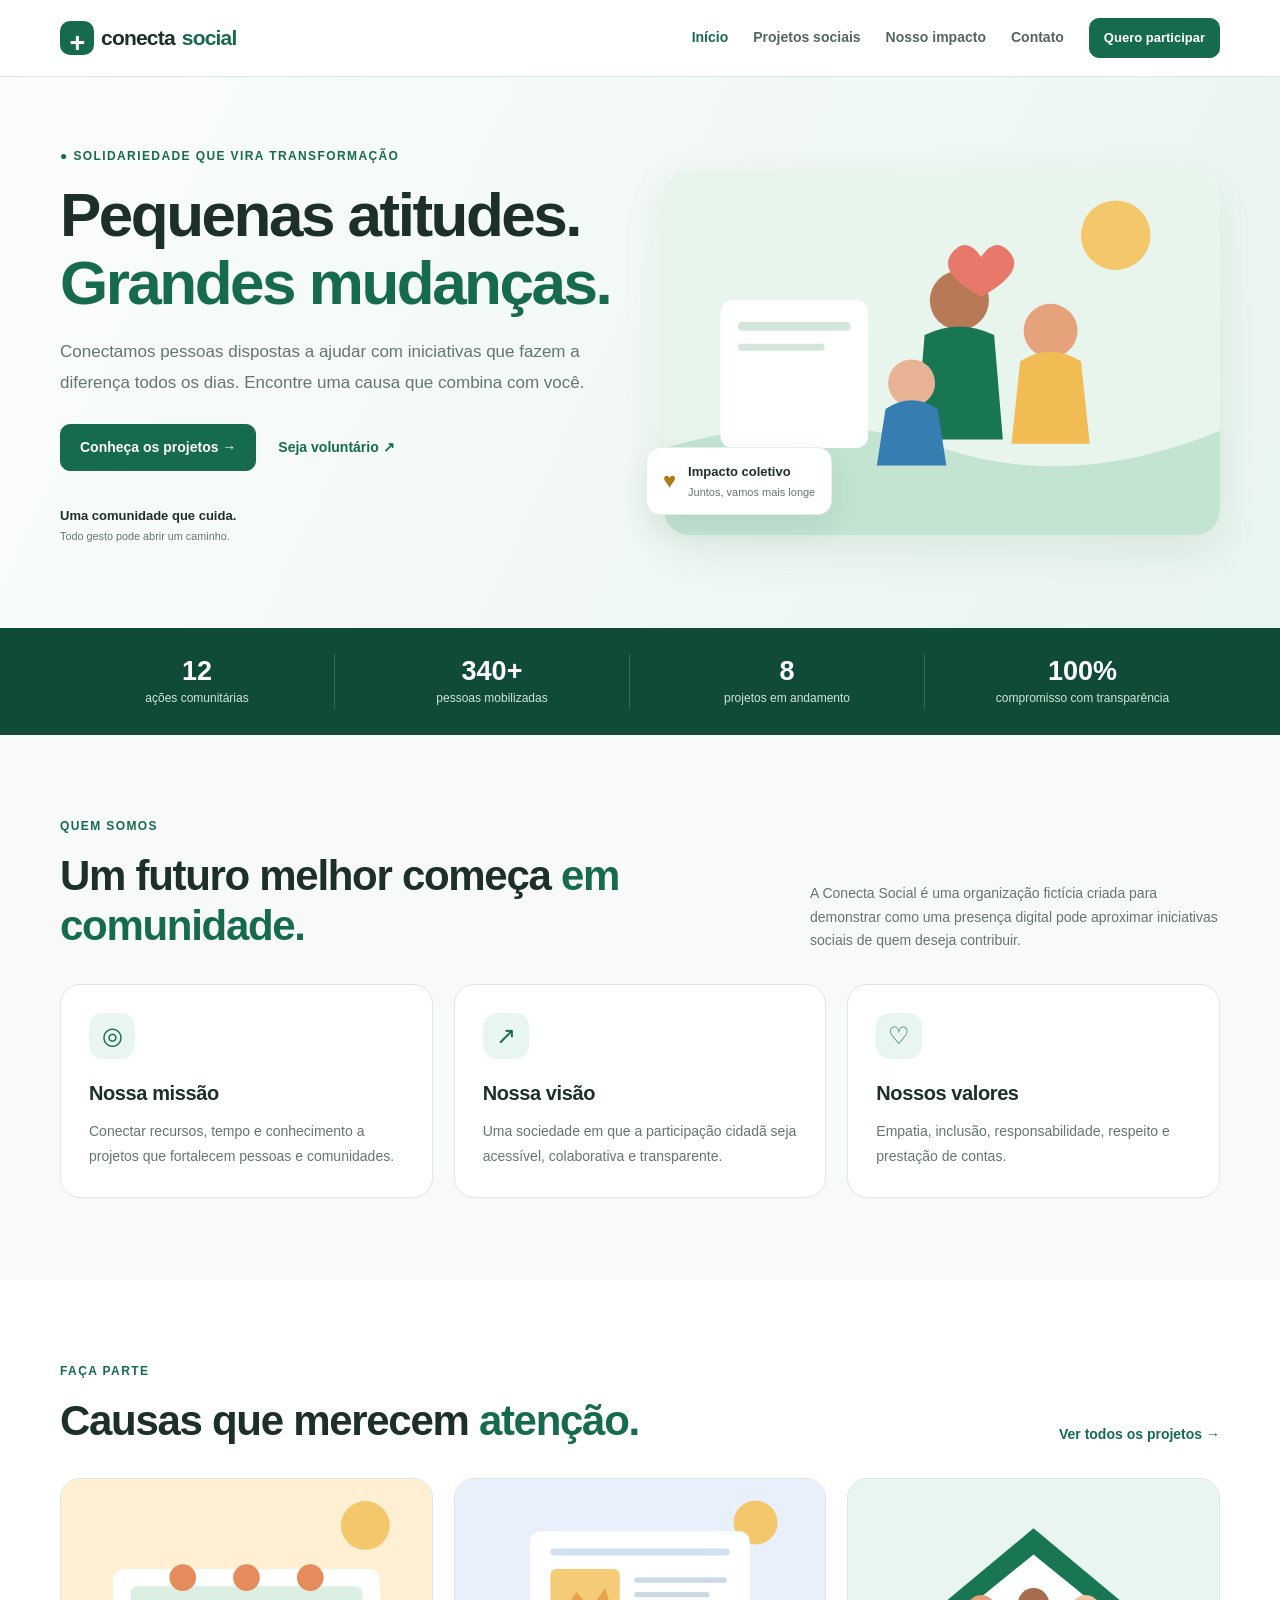
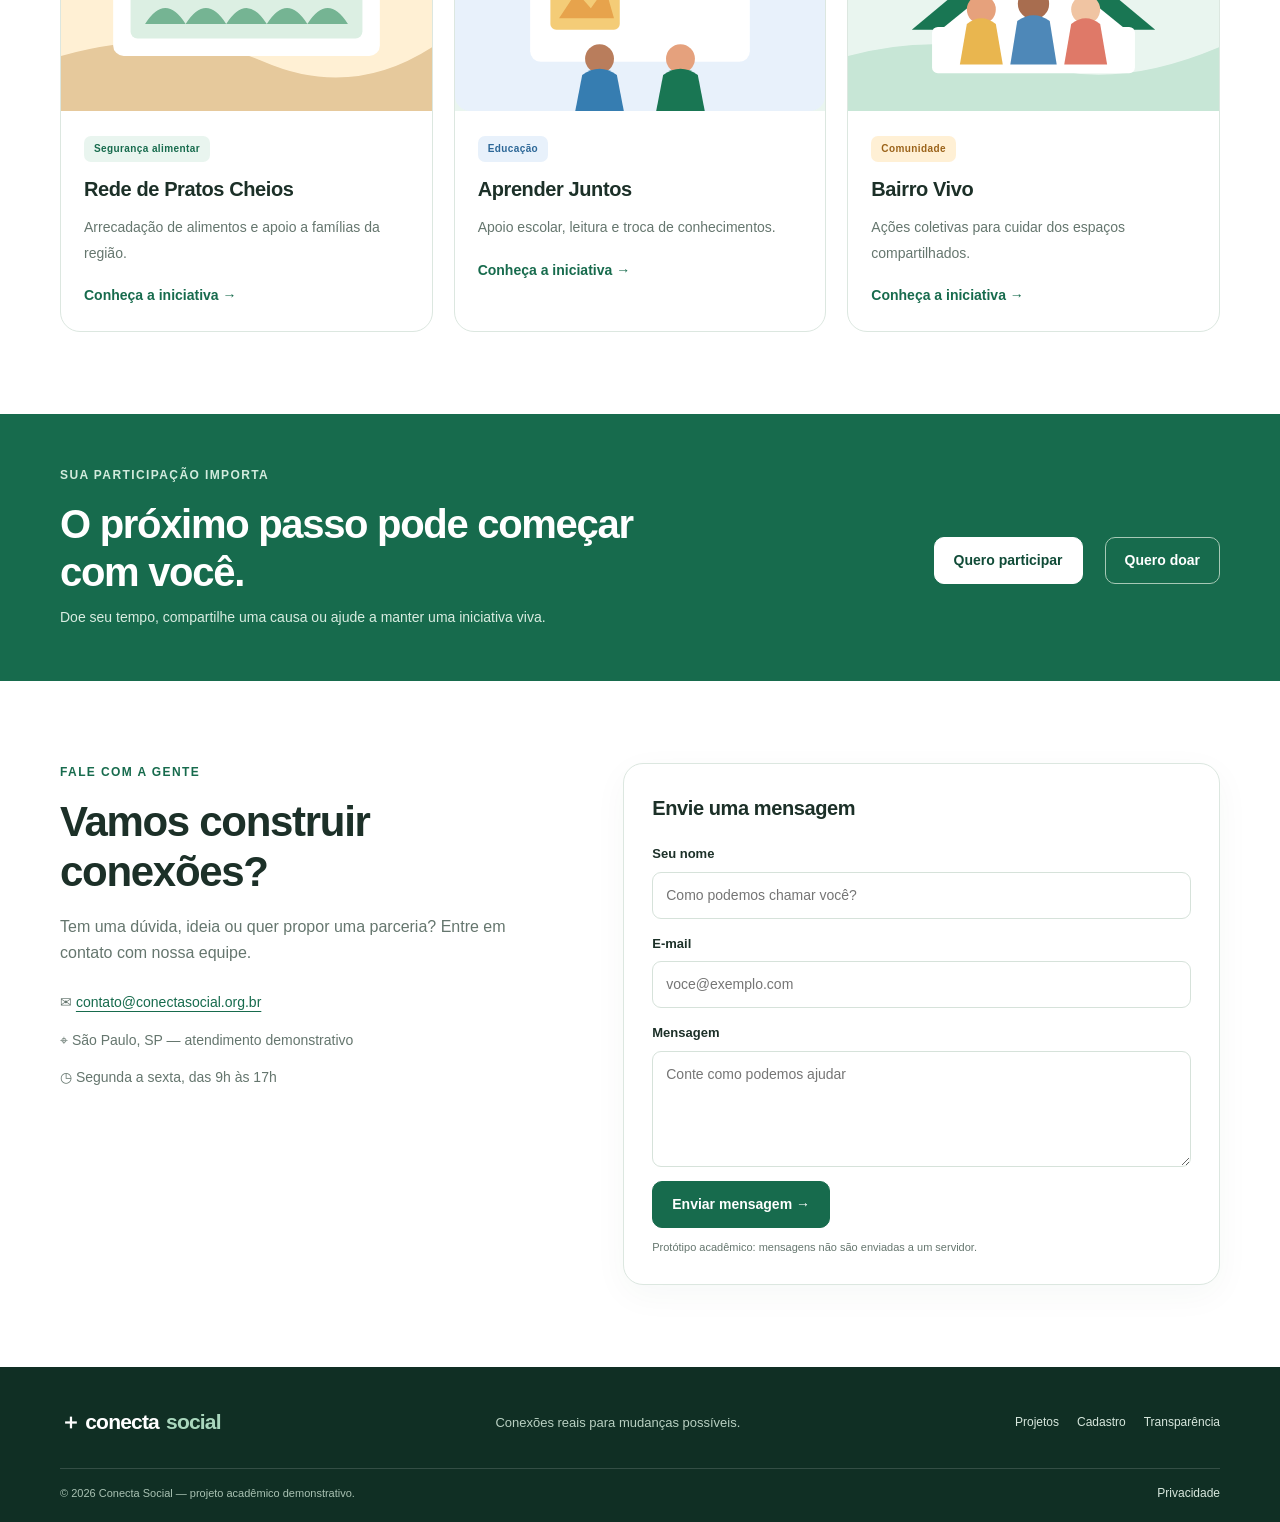
<file: conecta-social/index.html>
<!doctype html>
<html lang="pt-BR">
  <head>
    <meta charset="utf-8" />
    <meta name="viewport" content="width=device-width, initial-scale=1" />
    <meta
      name="description"
      content="Conecta Social aproxima pessoas, voluntários e doadores de projetos sociais."
    />
    <meta name="theme-color" content="#176b4d" />
    <meta property="og:title" content="Conecta Social" />
    <meta
      property="og:description"
      content="Conheça projetos, seja voluntário e ajude a transformar vidas."
    />
    <title>Conecta Social | Juntos fazemos a diferença</title>
    <link rel="icon" href="assets/img/community.svg" type="image/svg+xml" />
    <link rel="stylesheet" href="css/style.css" />
    <script src="js/main.js" defer></script>
  </head>
  <body>
    <a class="skip-link" href="#conteudo">Pular para o conteúdo</a>
    <header class="site-header">
      <div class="container nav-wrap">
        <a class="brand" href="index.html"
          ><span class="brand-mark" aria-hidden="true">+</span>conecta<span
            class="brand-accent"
            >social</span
          ></a
        ><button class="menu-toggle" aria-expanded="false" aria-controls="menu">
          Menu ☰
        </button>
        <nav id="menu" class="main-nav" aria-label="Navegação principal">
          <a class="active" href="index.html">Início</a
          ><a href="projetos.html">Projetos sociais</a
          ><a href="#impacto">Nosso impacto</a><a href="#contato">Contato</a
          ><a class="button button-small" href="cadastro.html"
            >Quero participar</a
          >
        </nav>
      </div>
    </header>
    <main id="conteudo">
      <section class="hero">
        <div class="container hero-grid">
          <div>
            <p class="eyebrow">● Solidariedade que vira transformação</p>
            <h1>Pequenas atitudes.<br /><span>Grandes mudanças.</span></h1>
            <p class="lead">
              Conectamos pessoas dispostas a ajudar com iniciativas que fazem a
              diferença todos os dias. Encontre uma causa que combina com você.
            </p>
            <div class="actions">
              <a class="button" href="projetos.html">Conheça os projetos →</a
              ><a class="text-link" href="cadastro.html">Seja voluntário ↗</a>
            </div>
            <p class="trust">
              <strong>Uma comunidade que cuida.</strong><br /><small
                >Todo gesto pode abrir um caminho.</small
              >
            </p>
          </div>
          <div class="hero-image">
            <img
              src="assets/img/hero.svg"
              alt="Ilustração de pessoas colaborando para apoiar uma comunidade"
              width="640"
              height="420"
              fetchpriority="high"
            />
            <div class="floating-note">
              ♥
              <span
                ><strong>Impacto coletivo</strong
                ><small>Juntos, vamos mais longe</small></span
              >
            </div>
          </div>
        </div>
      </section>
      <section class="stats" id="impacto">
        <div class="container stats-grid">
          <div><strong>12</strong><span>ações comunitárias</span></div>
          <div><strong>340+</strong><span>pessoas mobilizadas</span></div>
          <div><strong>8</strong><span>projetos em andamento</span></div>
          <div>
            <strong>100%</strong><span>compromisso com transparência</span>
          </div>
        </div>
      </section>
      <section class="section soft">
        <div class="container">
          <div class="section-heading">
            <div>
              <p class="eyebrow">Quem somos</p>
              <h2>Um futuro melhor começa <span>em comunidade.</span></h2>
            </div>
            <p>
              A Conecta Social é uma organização fictícia criada para demonstrar
              como uma presença digital pode aproximar iniciativas sociais de
              quem deseja contribuir.
            </p>
          </div>
          <div class="three-grid">
            <article class="value-card">
              <span class="icon">◎</span>
              <h3>Nossa missão</h3>
              <p>
                Conectar recursos, tempo e conhecimento a projetos que
                fortalecem pessoas e comunidades.
              </p>
            </article>
            <article class="value-card">
              <span class="icon">↗</span>
              <h3>Nossa visão</h3>
              <p>
                Uma sociedade em que a participação cidadã seja acessível,
                colaborativa e transparente.
              </p>
            </article>
            <article class="value-card">
              <span class="icon">♡</span>
              <h3>Nossos valores</h3>
              <p>
                Empatia, inclusão, responsabilidade, respeito e prestação de
                contas.
              </p>
            </article>
          </div>
        </div>
      </section>
      <section class="section">
        <div class="container">
          <div class="section-heading">
            <div>
              <p class="eyebrow">Faça parte</p>
              <h2>Causas que merecem <span>atenção.</span></h2>
            </div>
            <a class="text-link" href="projetos.html"
              >Ver todos os projetos →</a
            >
          </div>
          <div class="three-grid">
            <article class="project-card">
              <img
                src="assets/img/food.svg"
                alt="Ilustração de alimentos organizados para uma ação solidária"
                loading="lazy"
                width="640"
                height="400"
              />
              <div class="project-body">
                <span class="tag">Segurança alimentar</span>
                <h3>Rede de Pratos Cheios</h3>
                <p>Arrecadação de alimentos e apoio a famílias da região.</p>
                <a class="text-link" href="projetos.html#pratos-cheios"
                  >Conheça a iniciativa →</a
                >
              </div>
            </article>
            <article class="project-card">
              <img
                src="assets/img/learning.svg"
                alt="Ilustração de materiais educativos e estudantes"
                loading="lazy"
                width="640"
                height="400"
              />
              <div class="project-body">
                <span class="tag blue">Educação</span>
                <h3>Aprender Juntos</h3>
                <p>Apoio escolar, leitura e troca de conhecimentos.</p>
                <a class="text-link" href="projetos.html#aprender-juntos"
                  >Conheça a iniciativa →</a
                >
              </div>
            </article>
            <article class="project-card">
              <img
                src="assets/img/community.svg"
                alt="Ilustração de pessoas reunidas em espaço comunitário"
                loading="lazy"
                width="640"
                height="400"
              />
              <div class="project-body">
                <span class="tag orange">Comunidade</span>
                <h3>Bairro Vivo</h3>
                <p>Ações coletivas para cuidar dos espaços compartilhados.</p>
                <a class="text-link" href="projetos.html#bairro-vivo"
                  >Conheça a iniciativa →</a
                >
              </div>
            </article>
          </div>
        </div>
      </section>
      <section class="cta">
        <div class="container cta-inner">
          <div>
            <p class="eyebrow light">Sua participação importa</p>
            <h2>O próximo passo pode começar com você.</h2>
            <p>
              Doe seu tempo, compartilhe uma causa ou ajude a manter uma
              iniciativa viva.
            </p>
          </div>
          <div class="actions">
            <a class="button white" href="cadastro.html">Quero participar</a
            ><a class="button outline" href="projetos.html#doar">Quero doar</a>
          </div>
        </div>
      </section>
      <section class="section" id="contato">
        <div class="container contact-grid">
          <div>
            <p class="eyebrow">Fale com a gente</p>
            <h2>Vamos construir conexões?</h2>
            <p>
              Tem uma dúvida, ideia ou quer propor uma parceria? Entre em
              contato com nossa equipe.
            </p>
            <ul class="contact-list">
              <li>
                ✉
                <a href="mailto:contato@conectasocial.org.br"
                  >contato@conectasocial.org.br</a
                >
              </li>
              <li>⌖ São Paulo, SP — atendimento demonstrativo</li>
              <li>◷ Segunda a sexta, das 9h às 17h</li>
            </ul>
          </div>
          <form class="contact-form" id="contact-form">
            <h3>Envie uma mensagem</h3>
            <label for="contact-name">Seu nome</label
            ><input
              id="contact-name"
              name="nome"
              autocomplete="name"
              required
              minlength="3"
              placeholder="Como podemos chamar você?"
            /><label for="contact-email">E-mail</label
            ><input
              id="contact-email"
              name="email"
              type="email"
              autocomplete="email"
              required
              placeholder="voce@exemplo.com"
            /><label for="contact-message">Mensagem</label
            ><textarea
              id="contact-message"
              name="mensagem"
              required
              minlength="10"
              rows="4"
              placeholder="Conte como podemos ajudar"
            ></textarea
            ><button class="button" type="submit">Enviar mensagem →</button>
            <p
              id="contact-feedback"
              class="feedback"
              role="status"
              aria-live="polite"
            ></p>
            <small
              >Protótipo acadêmico: mensagens não são enviadas a um
              servidor.</small
            >
          </form>
        </div>
      </section>
    </main>
    <footer class="footer">
      <div class="container footer-top">
        <a class="brand footer-brand" href="index.html"
          >＋ conecta<span>social</span></a
        >
        <p>Conexões reais para mudanças possíveis.</p>
        <nav aria-label="Links do rodapé">
          <a href="projetos.html">Projetos</a
          ><a href="cadastro.html">Cadastro</a
          ><a href="docs/transparencia.html">Transparência</a>
        </nav>
      </div>
      <div class="container footer-bottom">
        <span
          >© <span id="year">2026</span> Conecta Social — projeto acadêmico
          demonstrativo.</span
        ><a href="docs/transparencia.html">Privacidade</a>
      </div>
    </footer>
  </body>
</html>
</file>
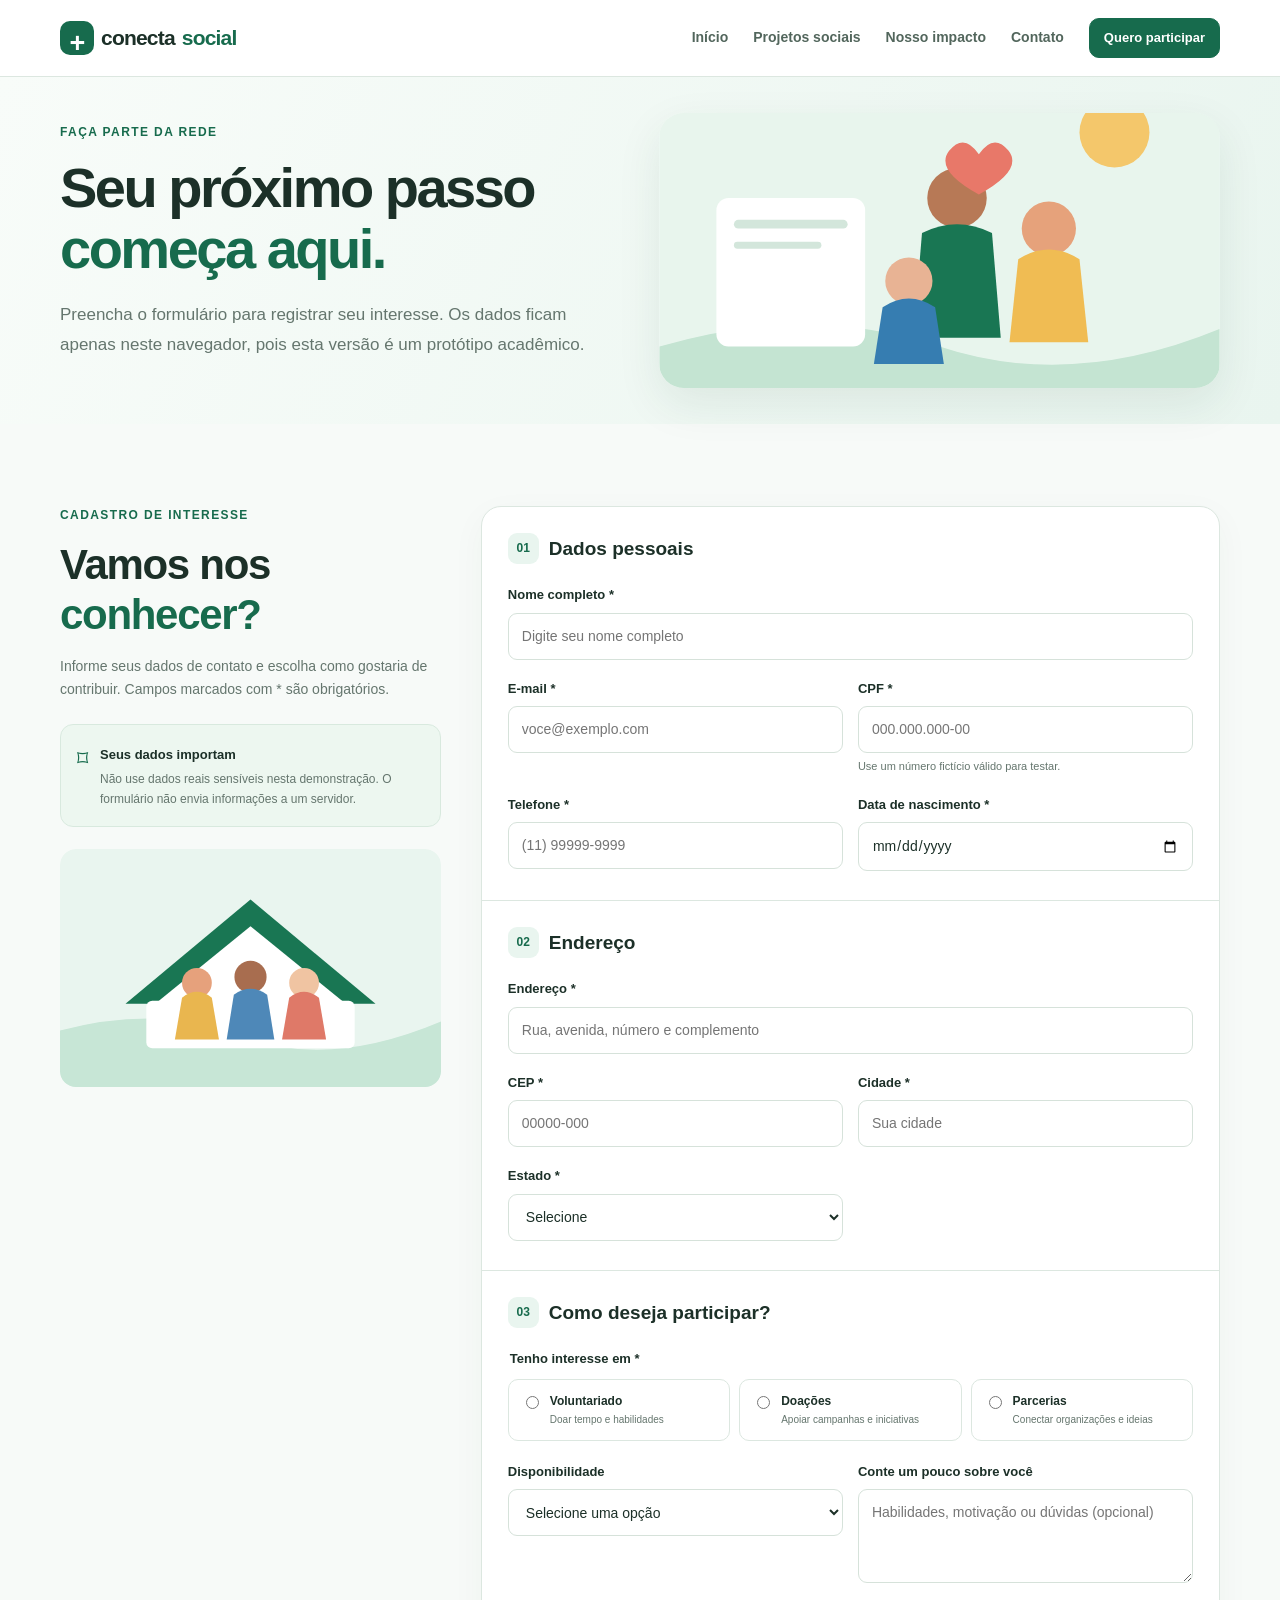
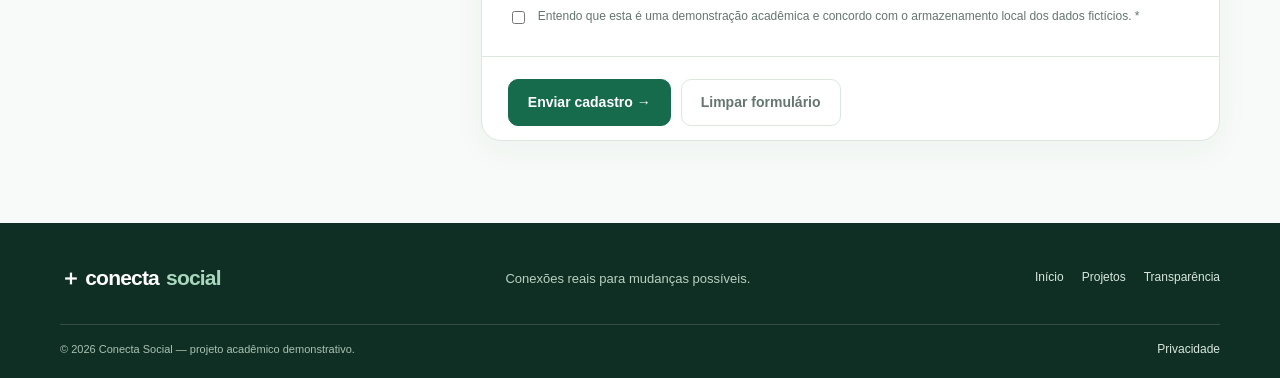
<file: conecta-social/cadastro.html>
<!doctype html>
<html lang="pt-BR">
  <head>
    <meta charset="utf-8" />
    <meta name="viewport" content="width=device-width, initial-scale=1" />
    <meta
      name="description"
      content="Cadastre seu interesse em voluntariado e faça parte das iniciativas da Conecta Social."
    />
    <meta name="theme-color" content="#176b4d" />
    <title>Cadastro | Conecta Social</title>
    <link rel="icon" href="assets/img/community.svg" type="image/svg+xml" />
    <link rel="stylesheet" href="css/style.css" />
    <script src="js/main.js" defer></script>
  </head>
  <body>
    <a class="skip-link" href="#conteudo">Pular para o conteúdo</a>
    <header class="site-header">
      <div class="container nav-wrap">
        <a class="brand" href="index.html"
          ><span class="brand-mark" aria-hidden="true">+</span>conecta<span
            class="brand-accent"
            >social</span
          ></a
        ><button class="menu-toggle" aria-expanded="false" aria-controls="menu">
          Menu ☰
        </button>
        <nav id="menu" class="main-nav" aria-label="Navegação principal">
          <a href="index.html">Início</a
          ><a href="projetos.html">Projetos sociais</a
          ><a href="index.html#impacto">Nosso impacto</a
          ><a href="index.html#contato">Contato</a
          ><a class="button button-small active" href="cadastro.html"
            >Quero participar</a
          >
        </nav>
      </div>
    </header>
    <main id="conteudo">
      <section class="page-hero compact">
        <div class="container hero-grid">
          <div>
            <p class="eyebrow">Faça parte da rede</p>
            <h1>Seu próximo passo <span>começa aqui.</span></h1>
            <p class="lead">
              Preencha o formulário para registrar seu interesse. Os dados ficam
              apenas neste navegador, pois esta versão é um protótipo acadêmico.
            </p>
          </div>
          <img
            src="assets/img/hero.svg"
            alt="Ilustração de pessoas colaborando em uma iniciativa social"
            width="640"
            height="420"
          />
        </div>
      </section>
      <section class="section soft">
        <div class="container form-layout">
          <aside class="form-intro">
            <p class="eyebrow">Cadastro de interesse</p>
            <h2>Vamos nos <span>conhecer?</span></h2>
            <p>
              Informe seus dados de contato e escolha como gostaria de
              contribuir. Campos marcados com * são obrigatórios.
            </p>
            <div class="privacy-note">
              <span aria-hidden="true">⌑</span>
              <div>
                <strong>Seus dados importam</strong>
                <p>
                  Não use dados reais sensíveis nesta demonstração. O formulário
                  não envia informações a um servidor.
                </p>
              </div>
            </div>
            <img
              class="side-image"
              src="assets/img/community.svg"
              alt="Pessoas reunidas em uma atividade comunitária"
              loading="lazy"
            />
          </aside>
          <form class="registration-form" id="registration-form" novalidate>
            <div class="form-section">
              <h3><span>01</span> Dados pessoais</h3>
              <div class="form-grid">
                <div class="field full">
                  <label for="nome">Nome completo *</label
                  ><input
                    id="nome"
                    name="nome"
                    type="text"
                    autocomplete="name"
                    required
                    minlength="3"
                    maxlength="100"
                    placeholder="Digite seu nome completo"
                  /><small class="field-error" id="nome-error"></small>
                </div>
                <div class="field">
                  <label for="email">E-mail *</label
                  ><input
                    id="email"
                    name="email"
                    type="email"
                    autocomplete="email"
                    required
                    maxlength="120"
                    placeholder="voce@exemplo.com"
                  /><small class="field-error" id="email-error"></small>
                </div>
                <div class="field">
                  <label for="cpf">CPF *</label
                  ><input
                    id="cpf"
                    name="cpf"
                    type="text"
                    inputmode="numeric"
                    autocomplete="off"
                    required
                    placeholder="000.000.000-00"
                    maxlength="14"
                    pattern="\d{3}\.\d{3}\.\d{3}-\d{2}"
                    title="Digite o CPF no formato 000.000.000-00"
                  /><small class="hint"
                    >Use um número fictício válido para testar.</small
                  ><small class="field-error" id="cpf-error"></small>
                </div>
                <div class="field">
                  <label for="telefone">Telefone *</label
                  ><input
                    id="telefone"
                    name="telefone"
                    type="tel"
                    autocomplete="tel"
                    inputmode="tel"
                    required
                    placeholder="(11) 99999-9999"
                    maxlength="15"
                    pattern="\(\d{2}\) \d{4,5}-\d{4}"
                    title="Digite um telefone com DDD"
                  /><small class="field-error" id="telefone-error"></small>
                </div>
                <div class="field">
                  <label for="nascimento">Data de nascimento *</label
                  ><input
                    id="nascimento"
                    name="nascimento"
                    type="date"
                    autocomplete="bday"
                    required
                  /><small class="field-error" id="nascimento-error"></small>
                </div>
              </div>
            </div>
            <div class="form-section">
              <h3><span>02</span> Endereço</h3>
              <div class="form-grid">
                <div class="field full">
                  <label for="endereco">Endereço *</label
                  ><input
                    id="endereco"
                    name="endereco"
                    type="text"
                    autocomplete="street-address"
                    required
                    minlength="4"
                    maxlength="150"
                    placeholder="Rua, avenida, número e complemento"
                  /><small class="field-error" id="endereco-error"></small>
                </div>
                <div class="field">
                  <label for="cep">CEP *</label
                  ><input
                    id="cep"
                    name="cep"
                    type="text"
                    inputmode="numeric"
                    autocomplete="postal-code"
                    required
                    maxlength="9"
                    placeholder="00000-000"
                    pattern="\d{5}-\d{3}"
                    title="Digite o CEP no formato 00000-000"
                  /><small class="field-error" id="cep-error"></small>
                </div>
                <div class="field">
                  <label for="cidade">Cidade *</label
                  ><input
                    id="cidade"
                    name="cidade"
                    type="text"
                    autocomplete="address-level2"
                    required
                    minlength="2"
                    maxlength="80"
                    placeholder="Sua cidade"
                  /><small class="field-error" id="cidade-error"></small>
                </div>
                <div class="field">
                  <label for="estado">Estado *</label
                  ><select
                    id="estado"
                    name="estado"
                    autocomplete="address-level1"
                    required
                  >
                    <option value="">Selecione</option>
                    <option value="AC">Acre</option>
                    <option value="AL">Alagoas</option>
                    <option value="AP">Amapá</option>
                    <option value="AM">Amazonas</option>
                    <option value="BA">Bahia</option>
                    <option value="CE">Ceará</option>
                    <option value="DF">Distrito Federal</option>
                    <option value="ES">Espírito Santo</option>
                    <option value="GO">Goiás</option>
                    <option value="MA">Maranhão</option>
                    <option value="MT">Mato Grosso</option>
                    <option value="MS">Mato Grosso do Sul</option>
                    <option value="MG">Minas Gerais</option>
                    <option value="PA">Pará</option>
                    <option value="PB">Paraíba</option>
                    <option value="PR">Paraná</option>
                    <option value="PE">Pernambuco</option>
                    <option value="PI">Piauí</option>
                    <option value="RJ">Rio de Janeiro</option>
                    <option value="RN">Rio Grande do Norte</option>
                    <option value="RS">Rio Grande do Sul</option>
                    <option value="RO">Rondônia</option>
                    <option value="RR">Roraima</option>
                    <option value="SC">Santa Catarina</option>
                    <option value="SP">São Paulo</option>
                    <option value="SE">Sergipe</option>
                    <option value="TO">Tocantins</option></select
                  ><small class="field-error" id="estado-error"></small>
                </div>
              </div>
            </div>
            <div class="form-section">
              <h3><span>03</span> Como deseja participar?</h3>
              <fieldset class="choice-fieldset">
                <legend>Tenho interesse em *</legend>
                <label class="radio-card"
                  ><input
                    type="radio"
                    name="interesse"
                    value="voluntariado"
                    required
                  /><span
                    ><strong>Voluntariado</strong
                    ><small>Doar tempo e habilidades</small></span
                  ></label
                ><label class="radio-card"
                  ><input
                    type="radio"
                    name="interesse"
                    value="doacao"
                    required
                  /><span
                    ><strong>Doações</strong
                    ><small>Apoiar campanhas e iniciativas</small></span
                  ></label
                ><label class="radio-card"
                  ><input
                    type="radio"
                    name="interesse"
                    value="parceria"
                    required
                  /><span
                    ><strong>Parcerias</strong
                    ><small>Conectar organizações e ideias</small></span
                  ></label
                >
              </fieldset>
              <div class="form-grid">
                <div class="field">
                  <label for="disponibilidade">Disponibilidade</label
                  ><select id="disponibilidade" name="disponibilidade">
                    <option value="">Selecione uma opção</option>
                    <option>Durante a semana</option>
                    <option>Finais de semana</option>
                    <option>Períodos flexíveis</option>
                    <option>Participação pontual</option>
                  </select>
                </div>
                <div class="field">
                  <label for="mensagem">Conte um pouco sobre você</label
                  ><textarea
                    id="mensagem"
                    name="mensagem"
                    rows="3"
                    maxlength="500"
                    placeholder="Habilidades, motivação ou dúvidas (opcional)"
                  ></textarea>
                </div>
              </div>
              <label class="consent"
                ><input
                  id="consentimento"
                  name="consentimento"
                  type="checkbox"
                  required
                /><span
                  >Entendo que esta é uma demonstração acadêmica e concordo com
                  o armazenamento local dos dados fictícios. *</span
                ></label
              ><small class="field-error" id="consentimento-error"></small>
            </div>
            <div class="form-actions">
              <button class="button" type="submit">Enviar cadastro →</button
              ><button class="button quiet" type="reset">
                Limpar formulário
              </button>
            </div>
            <p
              id="registration-feedback"
              class="feedback"
              role="status"
              aria-live="polite"
            ></p>
            <div class="success" id="registration-success" hidden tabindex="-1">
              <span>✓</span>
              <div>
                <h3>Cadastro demonstrativo concluído!</h3>
                <p>
                  Seu interesse foi salvo apenas neste navegador. Nenhum dado
                  foi enviado à organização.
                </p>
                <button class="text-button" id="show-records" type="button">
                  Ver registros locais
                </button>
              </div>
            </div>
            <section
              class="local-records"
              id="local-records"
              hidden
              aria-labelledby="records-title"
            >
              <div class="records-heading">
                <h3 id="records-title">Registros neste navegador</h3>
                <button type="button" id="clear-records" class="text-button">
                  Apagar registros
                </button>
              </div>
              <ul id="records-list"></ul>
              <p class="hint">
                Dados demonstrativos armazenados no LocalStorage. Não utilize
                informações pessoais reais.
              </p>
            </section>
          </form>
        </div>
      </section>
    </main>
    <footer class="footer">
      <div class="container footer-top">
        <a class="brand footer-brand" href="index.html"
          >＋ conecta<span>social</span></a
        >
        <p>Conexões reais para mudanças possíveis.</p>
        <nav aria-label="Links do rodapé">
          <a href="index.html">Início</a><a href="projetos.html">Projetos</a
          ><a href="docs/transparencia.html">Transparência</a>
        </nav>
      </div>
      <div class="container footer-bottom">
        <span
          >© <span id="year">2026</span> Conecta Social — projeto acadêmico
          demonstrativo.</span
        ><a href="docs/transparencia.html">Privacidade</a>
      </div>
    </footer>
  </body>
</html>
</file>
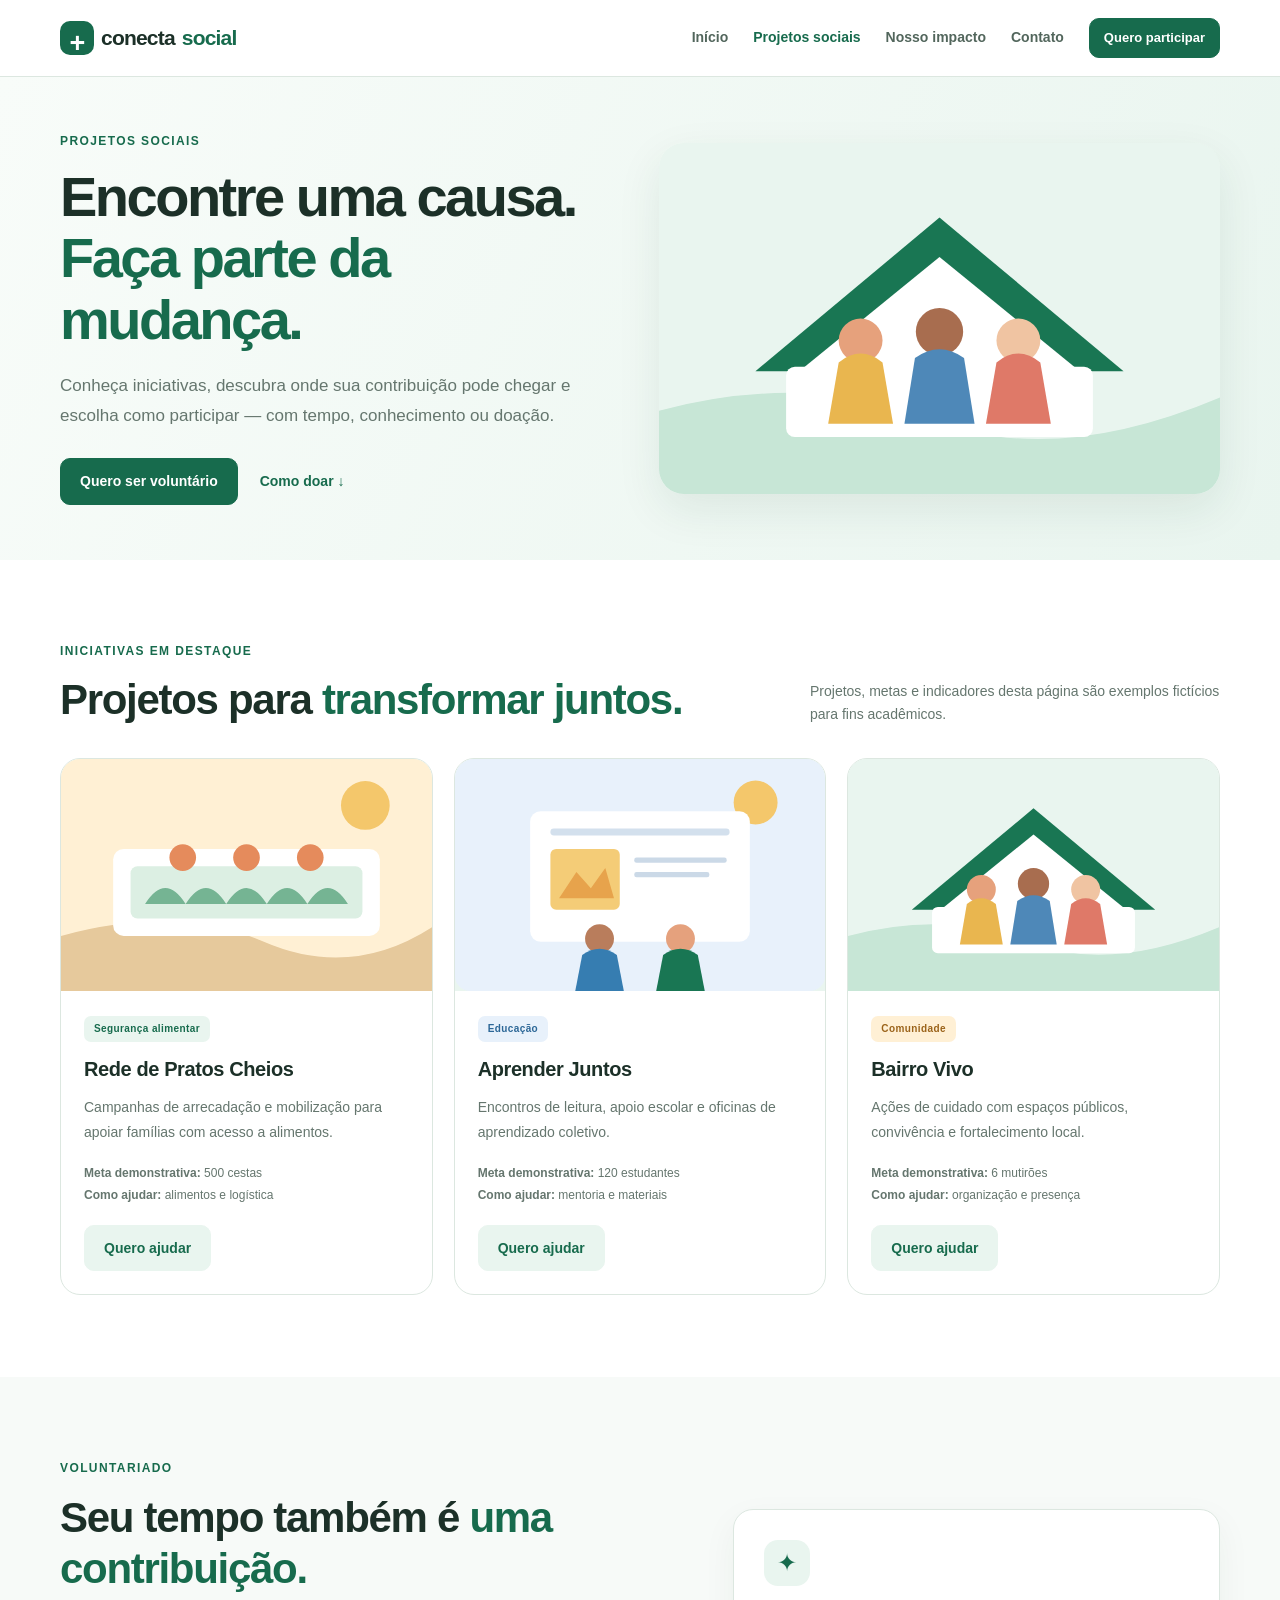
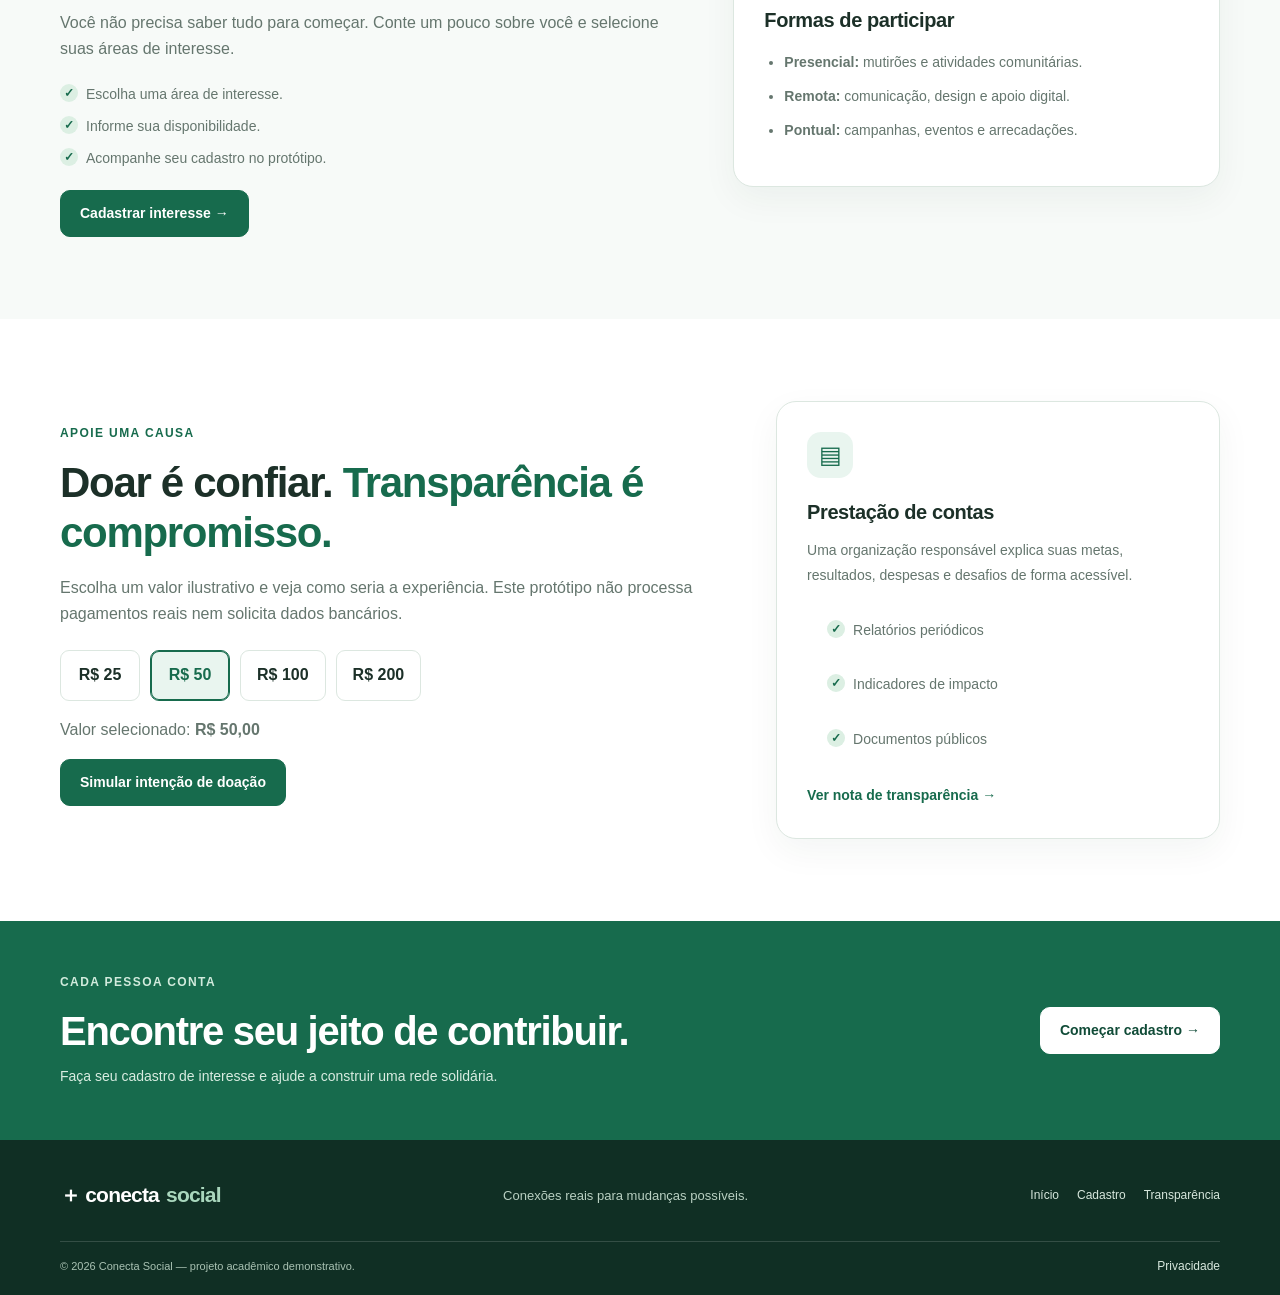
<file: conecta-social/projetos.html>
<!doctype html>
<html lang="pt-BR">
  <head>
    <meta charset="utf-8" />
    <meta name="viewport" content="width=device-width, initial-scale=1" />
    <meta
      name="description"
      content="Explore projetos sociais, encontre oportunidades de voluntariado e saiba como apoiar a Conecta Social."
    />
    <meta name="theme-color" content="#176b4d" />
    <title>Projetos sociais | Conecta Social</title>
    <link rel="icon" href="assets/img/community.svg" type="image/svg+xml" />
    <link rel="stylesheet" href="css/style.css" />
    <script src="js/main.js" defer></script>
  </head>
  <body>
    <a class="skip-link" href="#conteudo">Pular para o conteúdo</a>
    <header class="site-header">
      <div class="container nav-wrap">
        <a class="brand" href="index.html">
          <span class="brand-mark" aria-hidden="true">+</span>conecta<span
            class="brand-accent"
            >social</span
          ></a
        ><button class="menu-toggle" aria-expanded="false" aria-controls="menu">
          Menu ☰
        </button>
        <nav id="menu" class="main-nav" aria-label="Navegação principal">
          <a href="index.html">Início</a
          ><a class="active" href="projetos.html">Projetos sociais</a
          ><a href="index.html#impacto">Nosso impacto</a
          ><a href="index.html#contato">Contato</a
          ><a class="button button-small" href="cadastro.html"
            >Quero participar</a
          >
        </nav>
      </div>
    </header>
    <main id="conteudo">
      <section class="page-hero">
        <div class="container hero-grid">
          <div>
            <p class="eyebrow">Projetos sociais</p>
            <h1>
              Encontre uma causa.<br /><span>Faça parte da mudança.</span>
            </h1>
            <p class="lead">
              Conheça iniciativas, descubra onde sua contribuição pode chegar e
              escolha como participar — com tempo, conhecimento ou doação.
            </p>
            <div class="actions">
              <a class="button" href="cadastro.html?interesse=voluntariado"
                >Quero ser voluntário</a
              ><a class="text-link" href="#doar">Como doar ↓</a>
            </div>
          </div>
          <img
            src="assets/img/community.svg"
            alt="Pessoas colaborando em uma ação comunitária"
            width="640"
            height="400"
          />
        </div>
      </section>
      <section class="section">
        <div class="container">
          <div class="section-heading">
            <div>
              <p class="eyebrow">Iniciativas em destaque</p>
              <h2>Projetos para <span>transformar juntos.</span></h2>
            </div>
            <p>
              Projetos, metas e indicadores desta página são exemplos fictícios
              para fins acadêmicos.
            </p>
          </div>
          <div class="three-grid">
            <article class="project-card" id="pratos-cheios">
              <img
                src="assets/img/food.svg"
                alt="Alimentos organizados para doação"
                loading="lazy"
              />
              <div class="project-body">
                <span class="tag">Segurança alimentar</span>
                <h3>Rede de Pratos Cheios</h3>
                <p>
                  Campanhas de arrecadação e mobilização para apoiar famílias
                  com acesso a alimentos.
                </p>
                <p class="facts">
                  <strong>Meta demonstrativa:</strong> 500 cestas<br /><strong
                    >Como ajudar:</strong
                  >
                  alimentos e logística
                </p>
                <a
                  class="button secondary"
                  href="cadastro.html?interesse=voluntariado"
                  >Quero ajudar</a
                >
              </div>
            </article>
            <article class="project-card" id="aprender-juntos">
              <img
                src="assets/img/learning.svg"
                alt="Materiais de estudo para atividades educativas"
                loading="lazy"
              />
              <div class="project-body">
                <span class="tag blue">Educação</span>
                <h3>Aprender Juntos</h3>
                <p>
                  Encontros de leitura, apoio escolar e oficinas de aprendizado
                  coletivo.
                </p>
                <p class="facts">
                  <strong>Meta demonstrativa:</strong> 120 estudantes<br /><strong
                    >Como ajudar:</strong
                  >
                  mentoria e materiais
                </p>
                <a
                  class="button secondary"
                  href="cadastro.html?interesse=voluntariado"
                  >Quero ajudar</a
                >
              </div>
            </article>
            <article class="project-card" id="bairro-vivo">
              <img
                src="assets/img/community.svg"
                alt="Grupo reunido para fortalecer a comunidade"
                loading="lazy"
              />
              <div class="project-body">
                <span class="tag orange">Comunidade</span>
                <h3>Bairro Vivo</h3>
                <p>
                  Ações de cuidado com espaços públicos, convivência e
                  fortalecimento local.
                </p>
                <p class="facts">
                  <strong>Meta demonstrativa:</strong> 6 mutirões<br /><strong
                    >Como ajudar:</strong
                  >
                  organização e presença
                </p>
                <a
                  class="button secondary"
                  href="cadastro.html?interesse=voluntariado"
                  >Quero ajudar</a
                >
              </div>
            </article>
          </div>
        </div>
      </section>
      <section class="section soft">
        <div class="container split">
          <div>
            <p class="eyebrow">Voluntariado</p>
            <h2>Seu tempo também é <span>uma contribuição.</span></h2>
            <p>
              Você não precisa saber tudo para começar. Conte um pouco sobre
              você e selecione suas áreas de interesse.
            </p>
            <ul class="check-list">
              <li>Escolha uma área de interesse.</li>
              <li>Informe sua disponibilidade.</li>
              <li>Acompanhe seu cadastro no protótipo.</li>
            </ul>
            <a class="button" href="cadastro.html?interesse=voluntariado"
              >Cadastrar interesse →</a
            >
          </div>
          <aside class="panel">
            <span class="icon">✦</span>
            <h3>Formas de participar</h3>
            <ul>
              <li>
                <strong>Presencial:</strong> mutirões e atividades comunitárias.
              </li>
              <li>
                <strong>Remota:</strong> comunicação, design e apoio digital.
              </li>
              <li>
                <strong>Pontual:</strong> campanhas, eventos e arrecadações.
              </li>
            </ul>
          </aside>
        </div>
      </section>
      <section class="section" id="doar">
        <div class="container donation-grid">
          <div>
            <p class="eyebrow">Apoie uma causa</p>
            <h2>Doar é confiar. <span>Transparência é compromisso.</span></h2>
            <p>
              Escolha um valor ilustrativo e veja como seria a experiência. Este
              protótipo não processa pagamentos reais nem solicita dados
              bancários.
            </p>
            <div
              class="donation-options"
              role="group"
              aria-label="Escolha um valor demonstrativo"
            >
              <button
                class="donation-choice"
                type="button"
                data-amount="25"
                aria-pressed="false"
              >
                R$ 25</button
              ><button
                class="donation-choice"
                type="button"
                data-amount="50"
                aria-pressed="true"
              >
                R$ 50</button
              ><button
                class="donation-choice"
                type="button"
                data-amount="100"
                aria-pressed="false"
              >
                R$ 100</button
              ><button
                class="donation-choice"
                type="button"
                data-amount="200"
                aria-pressed="false"
              >
                R$ 200
              </button>
            </div>
            <p>
              Valor selecionado: <strong id="selected-amount">R$ 50,00</strong>
            </p>
            <button class="button" id="donate-demo" type="button">
              Simular intenção de doação
            </button>
            <p
              id="donation-feedback"
              class="feedback"
              role="status"
              aria-live="polite"
            ></p>
          </div>
          <aside class="panel">
            <span class="icon">▤</span>
            <h3>Prestação de contas</h3>
            <p>
              Uma organização responsável explica suas metas, resultados,
              despesas e desafios de forma acessível.
            </p>
            <ul class="check-list">
              <li>Relatórios periódicos</li>
              <li>Indicadores de impacto</li>
              <li>Documentos públicos</li>
            </ul>
            <a class="text-link" href="docs/transparencia.html"
              >Ver nota de transparência →</a
            >
          </aside>
        </div>
      </section>
      <section class="cta">
        <div class="container cta-inner">
          <div>
            <p class="eyebrow light">Cada pessoa conta</p>
            <h2>Encontre seu jeito de contribuir.</h2>
            <p>
              Faça seu cadastro de interesse e ajude a construir uma rede
              solidária.
            </p>
          </div>
          <a class="button white" href="cadastro.html">Começar cadastro →</a>
        </div>
      </section>
    </main>
    <footer class="footer">
      <div class="container footer-top">
        <a class="brand footer-brand" href="index.html"
          >＋ conecta<span>social</span></a
        >
        <p>Conexões reais para mudanças possíveis.</p>
        <nav aria-label="Links do rodapé">
          <a href="index.html">Início</a><a href="cadastro.html">Cadastro</a
          ><a href="docs/transparencia.html">Transparência</a>
        </nav>
      </div>
      <div class="container footer-bottom">
        <span
          >© <span id="year">2026</span> Conecta Social — projeto acadêmico
          demonstrativo.</span
        ><a href="docs/transparencia.html">Privacidade</a>
      </div>
    </footer>
  </body>
</html>
</file>
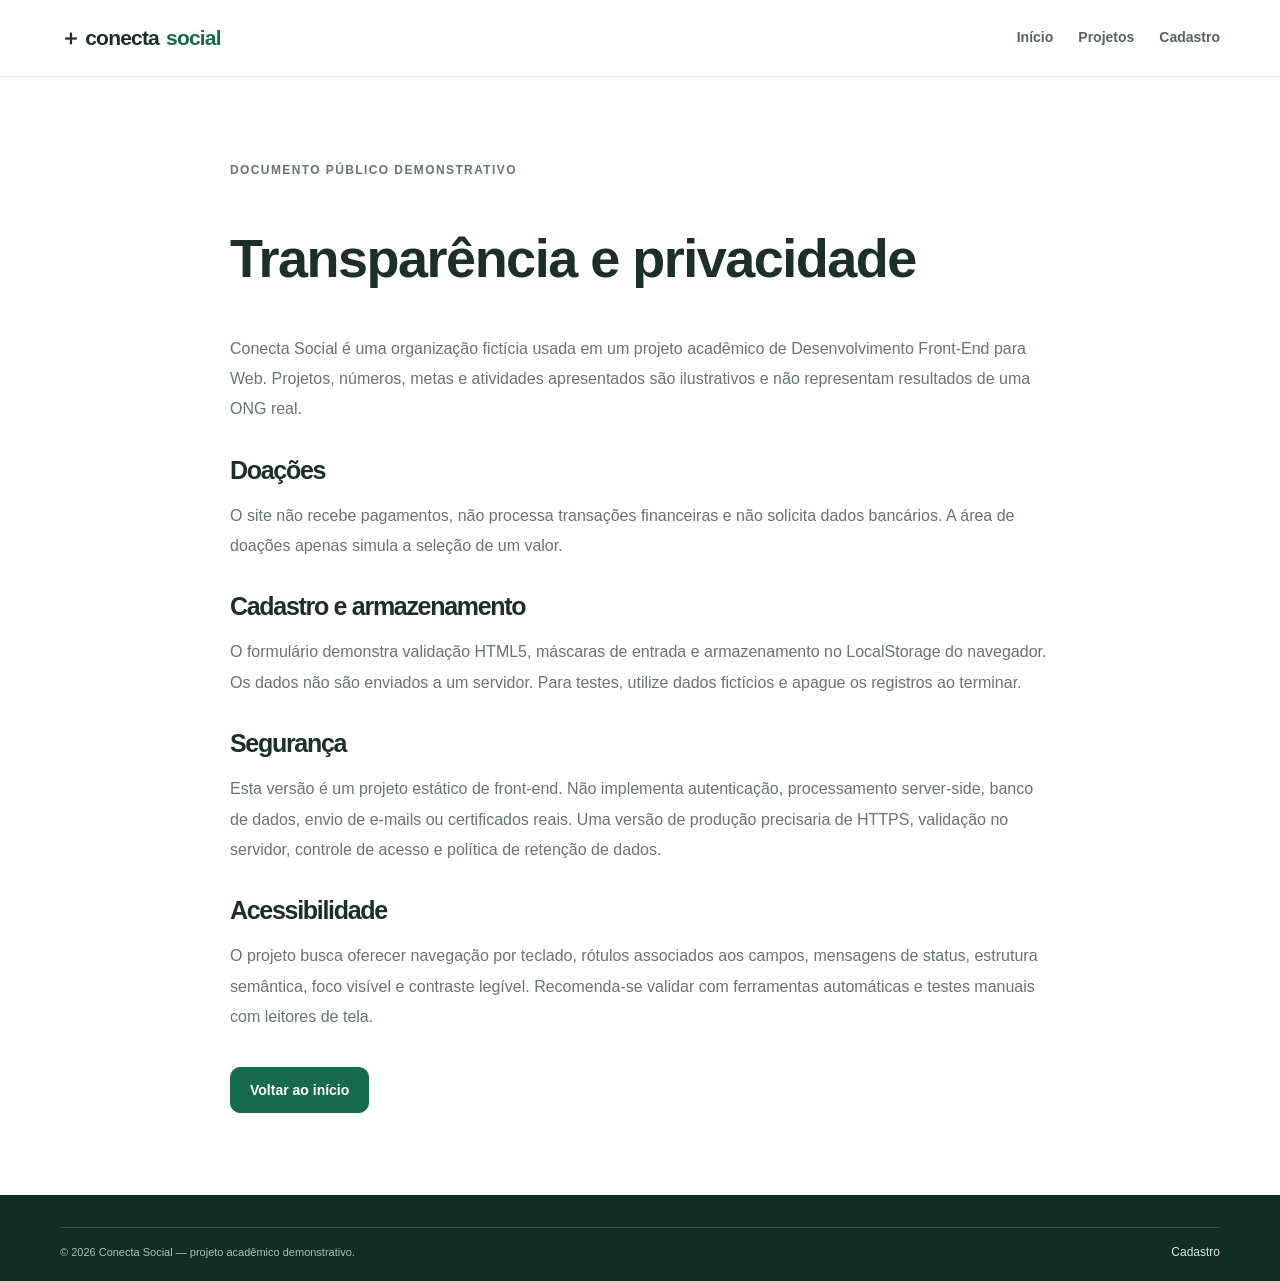
<file: conecta-social/docs/transparencia.html>
<!doctype html>
<html lang="pt-BR">
  <head>
    <meta charset="utf-8" />
    <meta name="viewport" content="width=device-width, initial-scale=1" />
    <title>Transparência e privacidade | Conecta Social</title>
    <link rel="stylesheet" href="../css/style.css" />
  </head>
  <body>
    <a class="skip-link" href="#conteudo">Pular para o conteúdo</a>
    <header class="site-header">
      <div class="container nav-wrap">
        <a class="brand" href="../index.html"
          >＋ conecta<span class="brand-accent">social</span></a
        >
        <nav class="main-nav" aria-label="Navegação principal">
          <a href="../index.html">Início</a
          ><a href="../projetos.html">Projetos</a
          ><a href="../cadastro.html">Cadastro</a>
        </nav>
      </div>
    </header>
    <main id="conteudo" class="section">
      <article class="container policy">
        <p class="eyebrow">Documento público demonstrativo</p>
        <h1>Transparência e privacidade</h1>
        <p>
          Conecta Social é uma organização fictícia usada em um projeto
          acadêmico de Desenvolvimento Front-End para Web. Projetos, números,
          metas e atividades apresentados são ilustrativos e não representam
          resultados de uma ONG real.
        </p>
        <h2>Doações</h2>
        <p>
          O site não recebe pagamentos, não processa transações financeiras e
          não solicita dados bancários. A área de doações apenas simula a
          seleção de um valor.
        </p>
        <h2>Cadastro e armazenamento</h2>
        <p>
          O formulário demonstra validação HTML5, máscaras de entrada e
          armazenamento no LocalStorage do navegador. Os dados não são enviados
          a um servidor. Para testes, utilize dados fictícios e apague os
          registros ao terminar.
        </p>
        <h2>Segurança</h2>
        <p>
          Esta versão é um projeto estático de front-end. Não implementa
          autenticação, processamento server-side, banco de dados, envio de
          e-mails ou certificados reais. Uma versão de produção precisaria de
          HTTPS, validação no servidor, controle de acesso e política de
          retenção de dados.
        </p>
        <h2>Acessibilidade</h2>
        <p>
          O projeto busca oferecer navegação por teclado, rótulos associados aos
          campos, mensagens de status, estrutura semântica, foco visível e
          contraste legível. Recomenda-se validar com ferramentas automáticas e
          testes manuais com leitores de tela.
        </p>
        <a class="button" href="../index.html">Voltar ao início</a>
      </article>
    </main>
    <footer class="footer">
      <div class="container footer-bottom">
        <span>© 2026 Conecta Social — projeto acadêmico demonstrativo.</span
        ><a href="../cadastro.html">Cadastro</a>
      </div>
    </footer>
  </body>
</html>
</file>
<file: conecta-social/css/style.css>
:root {
  --green: #176b4d;
  --dark: #104b37;
  --ink: #1c3028;
  --muted: #65766e;
  --line: #dce7e0;
  --soft: #f7faf8;
  --pale: #e9f5ef;
  --gold: #f1c56d;
  --content: 1160px;
  --radius: 20px;
}
* {
  box-sizing: border-box;
}
html {
  scroll-behavior: smooth;
  scroll-padding-top: 85px;
}
body {
  margin: 0;
  color: var(--ink);
  background: white;
  font:
    16px/1.65 "DM Sans",
    Arial,
    sans-serif;
}
img {
  display: block;
  max-width: 100%;
  height: auto;
}
a {
  color: var(--green);
  text-underline-offset: 4px;
}
button,
input,
select,
textarea {
  font: inherit;
}
button {
  cursor: pointer;
}
.container {
  width: min(calc(100% - 40px), var(--content));
  margin-inline: auto;
}
.skip-link {
  position: absolute;
  top: -60px;
  left: 12px;
  z-index: 100;
  padding: 12px 18px;
  background: #fff;
  border-radius: 8px;
}
.skip-link:focus {
  top: 12px;
}
.site-header {
  position: sticky;
  top: 0;
  z-index: 20;
  background: rgba(255, 255, 255, 0.97);
  border-bottom: 1px solid var(--line);
}
.nav-wrap {
  min-height: 76px;
  display: flex;
  align-items: center;
  justify-content: space-between;
  gap: 20px;
}
.brand {
  display: inline-flex;
  align-items: center;
  gap: 7px;
  color: var(--ink);
  font-size: 21px;
  font-weight: 800;
  letter-spacing: -0.8px;
  text-decoration: none;
  white-space: nowrap;
}
.brand-mark {
  display: grid;
  place-items: center;
  width: 34px;
  height: 34px;
  border-radius: 10px;
  background: var(--green);
  color: white;
  font-size: 27px;
}
.brand-accent,
.footer-brand span {
  color: var(--green);
}
.main-nav {
  display: flex;
  align-items: center;
  gap: 25px;
}
.main-nav > a:not(.button) {
  color: #52665c;
  text-decoration: none;
  font-size: 14px;
  font-weight: 700;
}
.main-nav > a.active:not(.button),
.main-nav > a:hover:not(.button) {
  color: var(--green);
}
.menu-toggle {
  display: none;
  border: 1px solid var(--line);
  background: white;
  border-radius: 9px;
  padding: 8px 12px;
}
.button {
  display: inline-flex;
  align-items: center;
  justify-content: center;
  gap: 10px;
  padding: 13px 19px;
  border: 1px solid var(--green);
  border-radius: 10px;
  background: var(--green);
  color: white;
  text-decoration: none;
  font-size: 14px;
  font-weight: 800;
  line-height: 1.35;
  transition:
    transform 0.2s,
    background 0.2s;
}
.button:hover {
  background: var(--dark);
  border-color: var(--dark);
  color: white;
  transform: translateY(-1px);
}
.button-small {
  padding: 10px 14px;
  font-size: 13px;
}
.secondary {
  background: var(--pale);
  border-color: var(--pale);
  color: var(--green);
}
.secondary:hover {
  color: white;
}
.white {
  background: white;
  color: var(--dark);
  border-color: white;
}
.white:hover {
  background: #f0f7f2;
  color: var(--dark);
}
.outline {
  background: transparent;
  border-color: #a7c9b6;
  color: white;
}
.outline:hover {
  background: #ffffff1c;
}
.quiet {
  background: transparent;
  border-color: var(--line);
  color: var(--muted);
}
.quiet:hover {
  background: var(--pale);
  color: var(--green);
}
a:focus-visible,
button:focus-visible,
input:focus-visible,
select:focus-visible,
textarea:focus-visible {
  outline: 3px solid #e4a83d;
  outline-offset: 3px;
}
.hero {
  padding: 70px 0;
  background: linear-gradient(115deg, #fbfdfb, #e9f5ef);
}
.hero-grid {
  display: grid;
  grid-template-columns: 1fr 1fr;
  align-items: center;
  gap: 48px;
}
.eyebrow {
  margin: 0 0 14px;
  color: var(--green);
  font-size: 12px;
  font-weight: 800;
  letter-spacing: 1.4px;
  text-transform: uppercase;
}
.hero h1,
.page-hero h1 {
  margin: 0 0 20px;
  font-size: clamp(40px, 5vw, 62px);
  line-height: 1.1;
  letter-spacing: -2.5px;
  font-weight: 800;
}
.hero h1 span,
.page-hero h1 span,
h2 span {
  color: var(--green);
}
.lead {
  max-width: 540px;
  color: var(--muted);
  font-size: 17px;
  line-height: 1.8;
}
.actions {
  display: flex;
  align-items: center;
  flex-wrap: wrap;
  gap: 22px;
  margin-top: 26px;
}
.text-link {
  display: inline-flex;
  gap: 8px;
  align-items: center;
  color: var(--green);
  font-size: 14px;
  font-weight: 800;
  text-decoration: none;
}
.text-link:hover {
  text-decoration: underline;
}
.trust {
  margin-top: 35px;
  font-size: 13px;
  line-height: 1.5;
}
.trust small {
  color: var(--muted);
}
.hero-image {
  position: relative;
}
.hero-image > img,
.page-hero img {
  width: 100%;
  border-radius: 25px;
  box-shadow: 0 16px 45px #14412f16;
}
.floating-note {
  position: absolute;
  left: -18px;
  bottom: 20px;
  display: flex;
  align-items: center;
  gap: 12px;
  padding: 13px 16px;
  border: 1px solid #e6eee8;
  border-radius: 14px;
  background: white;
  box-shadow: 0 12px 30px #14412f16;
  color: #b07a16;
  font-size: 22px;
}
.floating-note strong,
.floating-note small {
  display: block;
}
.floating-note strong {
  font-size: 13px;
  color: var(--ink);
}
.floating-note small {
  font-size: 11px;
  color: var(--muted);
}
.stats {
  padding: 26px 0;
  background: var(--dark);
  color: white;
}
.stats-grid {
  display: grid;
  grid-template-columns: repeat(4, 1fr);
  gap: 20px;
}
.stats-grid > div {
  display: flex;
  flex-direction: column;
  align-items: center;
  text-align: center;
  border-right: 1px solid #ffffff2b;
}
.stats-grid > div:last-child {
  border: 0;
}
.stats-grid strong {
  font-size: 27px;
  line-height: 1.3;
}
.stats-grid span {
  color: #d1e4d9;
  font-size: 12px;
}
.section {
  padding: 82px 0;
}
.soft {
  background: var(--soft);
}
.section-heading {
  display: flex;
  align-items: end;
  justify-content: space-between;
  gap: 32px;
  margin-bottom: 32px;
}
.section-heading h2,
h2 {
  margin: 0;
  font-size: clamp(30px, 3.5vw, 42px);
  line-height: 1.2;
  letter-spacing: -1.3px;
}
.section-heading > p {
  max-width: 410px;
  margin: 0;
  color: var(--muted);
  font-size: 14px;
}
.three-grid {
  display: grid;
  grid-template-columns: repeat(3, minmax(0, 1fr));
  gap: 21px;
}
.value-card {
  padding: 28px;
  border: 1px solid var(--line);
  border-radius: var(--radius);
  background: white;
}
.icon {
  display: grid;
  place-items: center;
  width: 46px;
  height: 46px;
  margin-bottom: 18px;
  border-radius: 14px;
  background: var(--pale);
  color: var(--green);
  font-size: 24px;
}
.value-card h3,
.project-body h3,
.panel h3,
.contact-form h3 {
  margin: 0 0 9px;
  font-size: 20px;
  letter-spacing: -0.4px;
}
.value-card p,
.project-body p,
.panel p {
  margin: 0;
  color: var(--muted);
  font-size: 14px;
  line-height: 1.8;
}
.project-card {
  overflow: hidden;
  border: 1px solid var(--line);
  border-radius: var(--radius);
  background: white;
  transition:
    transform 0.2s,
    box-shadow 0.2s;
}
.project-card:hover {
  transform: translateY(-3px);
  box-shadow: 0 16px 35px #14412f12;
}
.project-card > img {
  width: 100%;
  aspect-ratio: 1.6;
  object-fit: cover;
  background: var(--pale);
}
.project-body {
  padding: 23px;
}
.tag {
  display: inline-block;
  margin-bottom: 11px;
  padding: 5px 10px;
  border-radius: 7px;
  background: var(--pale);
  color: var(--green);
  font-size: 10px;
  font-weight: 800;
  letter-spacing: 0.4px;
}
.tag.blue {
  background: #e8f1fb;
  color: #2c6797;
}
.tag.orange {
  background: #fff0d5;
  color: #9b631a;
}
.project-body h3 {
  font-size: 20px;
}
.project-body .text-link {
  margin-top: 18px;
}
.cta {
  padding: 52px 0;
  background: var(--green);
  color: white;
}
.cta-inner {
  display: flex;
  align-items: center;
  justify-content: space-between;
  gap: 30px;
}
.cta h2 {
  max-width: 620px;
  margin: 0 0 10px;
  font-size: clamp(28px, 3.2vw, 40px);
}
.cta-inner > div > p:not(.eyebrow) {
  margin: 0;
  color: #d9ece1;
  font-size: 14px;
}
.light {
  color: #d2ebdd;
}
.contact-grid {
  display: grid;
  grid-template-columns: 0.9fr 1.1fr;
  gap: 75px;
  align-items: start;
}
.contact-grid > div > p:not(.eyebrow) {
  color: var(--muted);
}
.contact-list {
  display: grid;
  gap: 14px;
  margin: 25px 0 0;
  padding: 0;
  list-style: none;
  color: var(--muted);
  font-size: 14px;
}
.contact-form,
.registration-form {
  padding: 28px;
  border: 1px solid var(--line);
  border-radius: var(--radius);
  background: white;
  box-shadow: 0 10px 35px #14412f0a;
}
.contact-form h3 {
  margin-bottom: 18px;
}
.contact-form label,
.field label {
  display: block;
  margin: 0 0 7px;
  font-size: 13px;
  font-weight: 800;
}
.contact-form input,
.contact-form textarea,
.field input,
.field select,
.field textarea {
  display: block;
  width: 100%;
  min-height: 47px;
  margin-bottom: 14px;
  padding: 11px 13px;
  border: 1px solid #d6e2da;
  border-radius: 9px;
  background: white;
  color: var(--ink);
  font-size: 14px;
}
.contact-form textarea,
.field textarea {
  resize: vertical;
}
.contact-form small {
  display: block;
  margin-top: 10px;
  color: var(--muted);
  font-size: 11px;
}
.feedback {
  margin: 10px 0 0;
  color: var(--green);
  font-size: 13px;
  font-weight: 700;
}
.footer {
  padding: 32px 0 18px;
  background: #102f24;
  color: #e6f0e9;
}
.footer-top {
  display: flex;
  align-items: center;
  justify-content: space-between;
  gap: 20px;
  padding-bottom: 22px;
}
.footer-brand {
  color: white;
}
.footer-brand span {
  color: #a9d7bd;
}
.footer-top > p {
  color: #b9d0c2;
  font-size: 13px;
}
.footer-top nav {
  display: flex;
  gap: 18px;
}
.footer-top nav a,
.footer-bottom a {
  color: #d7e7dd;
  font-size: 12px;
  text-decoration: none;
}
.footer-bottom {
  display: flex;
  justify-content: space-between;
  gap: 18px;
  padding-top: 15px;
  border-top: 1px solid #ffffff26;
  color: #a9c2b3;
  font-size: 11px;
}
.page-hero {
  padding: 55px 0;
  background: linear-gradient(115deg, #f8fcf9, #e9f5ef);
}
.page-hero .hero-grid {
  gap: 38px;
}
.page-hero h1 {
  font-size: clamp(38px, 4.8vw, 56px);
}
.compact {
  padding: 36px 0;
}
.compact img {
  max-height: 275px;
  object-fit: cover;
}
.facts {
  margin: 18px 0 !important;
  font-size: 12px !important;
}
.split {
  display: grid;
  grid-template-columns: 1fr 0.8fr;
  gap: 65px;
  align-items: center;
}
.split > div > p:not(.eyebrow) {
  color: var(--muted);
}
.check-list {
  display: grid;
  gap: 9px;
  margin: 20px 0;
  padding: 0;
  list-style: none;
}
.check-list li {
  position: relative;
  padding-left: 26px;
  color: var(--muted);
  font-size: 14px;
}
.check-list li:before {
  content: "✓";
  position: absolute;
  left: 0;
  top: 1px;
  display: grid;
  place-items: center;
  width: 18px;
  height: 18px;
  border-radius: 50%;
  background: #dcefe3;
  color: var(--green);
  font-size: 12px;
  font-weight: 900;
}
.panel {
  padding: 30px;
  border: 1px solid var(--line);
  border-radius: var(--radius);
  background: white;
  box-shadow: 0 12px 35px #14412f0d;
}
.panel ul {
  padding-left: 20px;
  color: var(--muted);
  font-size: 14px;
}
.panel li {
  margin: 11px 0;
}
.donation-grid {
  display: grid;
  grid-template-columns: 1.1fr 0.75fr;
  gap: 65px;
  align-items: center;
}
.donation-grid > div > p:not(.eyebrow) {
  color: var(--muted);
}
.donation-options {
  display: flex;
  flex-wrap: wrap;
  gap: 10px;
  margin: 23px 0 10px;
}
.donation-choice {
  min-width: 80px;
  padding: 11px 16px;
  border: 1px solid var(--line);
  border-radius: 9px;
  background: white;
  color: var(--ink);
  font-weight: 800;
}
.donation-choice[aria-pressed="true"] {
  border-color: var(--green);
  background: var(--pale);
  color: var(--green);
  box-shadow: inset 0 0 0 1px var(--green);
}
.form-layout {
  display: grid;
  grid-template-columns: 0.68fr 1.32fr;
  gap: 40px;
  align-items: start;
}
.form-intro {
  position: sticky;
  top: 110px;
}
.form-intro > p:not(.eyebrow) {
  color: var(--muted);
  font-size: 14px;
}
.privacy-note {
  display: flex;
  gap: 12px;
  margin-top: 23px;
  padding: 16px;
  border: 1px solid #d8e9de;
  border-radius: 13px;
  background: #edf7f0;
}
.privacy-note > span {
  font-size: 22px;
  color: var(--green);
}
.privacy-note strong {
  font-size: 13px;
}
.privacy-note p {
  margin: 3px 0 0;
  color: var(--muted);
  font-size: 12px;
}
.side-image {
  width: 100%;
  margin-top: 22px;
  border-radius: 16px;
}
.registration-form {
  padding: 0;
  overflow: hidden;
}
.form-section {
  padding: 26px;
  border-bottom: 1px solid var(--line);
}
.form-section h3 {
  display: flex;
  align-items: center;
  gap: 10px;
  margin: 0 0 20px;
  font-size: 19px;
}
.form-section h3 > span {
  display: grid;
  place-items: center;
  width: 31px;
  height: 31px;
  border-radius: 9px;
  background: var(--pale);
  color: var(--green);
  font-size: 12px;
}
.form-grid {
  display: grid;
  grid-template-columns: repeat(2, minmax(0, 1fr));
  gap: 15px;
}
.field.full {
  grid-column: 1/-1;
}
.field input,
.field select,
.field textarea {
  margin-bottom: 2px;
}
.hint {
  display: block;
  margin-top: 4px;
  color: var(--muted);
  font-size: 11px;
}
.field-error {
  display: block;
  min-height: 0;
  margin-top: 3px;
  color: #b42318;
  font-size: 11px;
}
.field input[aria-invalid="true"],
.field select[aria-invalid="true"],
.field textarea[aria-invalid="true"] {
  border-color: #b42318;
  background: #fffafa;
}
.choice-fieldset {
  display: flex;
  flex-wrap: wrap;
  gap: 9px;
  margin: 0 0 20px;
  padding: 0;
  border: 0;
}
.choice-fieldset legend {
  width: 100%;
  margin-bottom: 9px;
  font-size: 13px;
  font-weight: 800;
}
.radio-card {
  display: flex;
  flex: 1;
  min-width: 140px;
  align-items: flex-start;
  gap: 8px;
  padding: 12px;
  border: 1px solid var(--line);
  border-radius: 10px;
  cursor: pointer;
}
.radio-card:has(input:checked) {
  border-color: var(--green);
  background: var(--pale);
}
.radio-card input {
  margin-top: 4px;
  accent-color: var(--green);
}
.radio-card strong,
.radio-card small {
  display: block;
}
.radio-card strong {
  font-size: 12px;
}
.radio-card small {
  color: var(--muted);
  font-size: 10px;
}
.consent {
  display: flex;
  align-items: flex-start;
  gap: 10px;
  margin-top: 22px;
  color: var(--muted);
  font-size: 12px;
  line-height: 1.6;
  cursor: pointer;
}
.consent input {
  margin-top: 4px;
  accent-color: var(--green);
}
.form-actions {
  display: flex;
  flex-wrap: wrap;
  gap: 10px;
  padding: 22px 26px 4px;
}
.registration-form > .feedback {
  padding: 0 26px;
}
.success {
  display: flex;
  gap: 13px;
  margin: 18px 26px;
  padding: 17px;
  border: 1px solid #b8dfc7;
  border-radius: 12px;
  background: #effaf2;
}
.success > span {
  display: grid;
  place-items: center;
  flex-shrink: 0;
  width: 32px;
  height: 32px;
  border-radius: 50%;
  background: #d1eedb;
  color: var(--green);
  font-weight: 900;
}
.success h3 {
  margin: 0 0 3px;
  font-size: 15px;
}
.success p {
  margin: 0 0 8px;
  color: var(--muted);
  font-size: 12px;
}
.text-button {
  padding: 0;
  border: 0;
  background: none;
  color: var(--green);
  font-size: 12px;
  font-weight: 800;
  text-decoration: underline;
}
.local-records {
  margin: 18px 26px 26px;
  padding: 17px;
  border: 1px solid var(--line);
  border-radius: 11px;
}
.records-heading {
  display: flex;
  justify-content: space-between;
  gap: 10px;
  align-items: center;
}
.records-heading h3 {
  margin: 0;
  font-size: 15px;
}
.local-records ul {
  padding-left: 18px;
  color: var(--muted);
  font-size: 12px;
}
.policy {
  max-width: 820px;
}
.policy h1 {
  font-size: clamp(36px, 5vw, 54px);
  line-height: 1.15;
  letter-spacing: -1.5px;
}
.policy h2 {
  margin-top: 30px;
  font-size: 25px;
}
.policy p {
  color: var(--muted);
  line-height: 1.9;
}
.policy .button {
  margin-top: 18px;
}
[hidden] {
  display: none !important;
}
@media (max-width: 900px) {
  .main-nav {
    gap: 14px;
  }
  .main-nav > a:not(.button) {
    font-size: 12px;
  }
  .hero-grid {
    gap: 30px;
  }
  .contact-grid {
    gap: 38px;
  }
  .form-layout {
    grid-template-columns: 0.6fr 1.4fr;
    gap: 24px;
  }
  .form-section {
    padding: 22px;
  }
  .project-body {
    padding: 19px;
  }
}
@media (max-width: 700px) {
  .container {
    width: min(calc(100% - 32px), var(--content));
  }
  .nav-wrap {
    min-height: 67px;
  }
  .menu-toggle {
    display: block;
  }
  .main-nav {
    display: none;
    position: absolute;
    top: 67px;
    left: 0;
    right: 0;
    padding: 18px 20px 22px;
    flex-direction: column;
    align-items: stretch;
    gap: 15px;
    background: white;
    border-bottom: 1px solid var(--line);
    box-shadow: 0 15px 22px #14412f12;
  }
  .main-nav.is-open {
    display: flex;
  }
  .main-nav .button {
    width: 100%;
  }
  .hero,
  .page-hero {
    padding: 42px 0;
  }
  .hero-grid,
  .split,
  .donation-grid,
  .contact-grid,
  .form-layout {
    grid-template-columns: 1fr;
    gap: 28px;
  }
  .hero h1,
  .page-hero h1 {
    font-size: clamp(38px, 11vw, 51px);
    letter-spacing: -1.8px;
  }
  .lead {
    font-size: 15px;
  }
  .hero-image {
    margin-left: 10px;
  }
  .floating-note {
    left: -10px;
    bottom: 10px;
  }
  .stats-grid {
    grid-template-columns: repeat(2, 1fr);
    gap: 20px 10px;
  }
  .stats-grid > div:nth-child(2) {
    border: 0;
  }
  .stats-grid strong {
    font-size: 24px;
  }
  .section {
    padding: 60px 0;
  }
  .section-heading {
    align-items: flex-start;
    flex-direction: column;
    gap: 14px;
  }
  .section-heading h2,
  h2 {
    font-size: 32px;
  }
  .three-grid {
    grid-template-columns: 1fr;
  }
  .project-card > img {
    aspect-ratio: 1.7;
  }
  .cta-inner {
    align-items: flex-start;
    flex-direction: column;
  }
  .footer-top {
    align-items: flex-start;
    flex-direction: column;
    gap: 12px;
  }
  .footer-top nav {
    flex-wrap: wrap;
  }
  .footer-bottom {
    flex-direction: column;
    gap: 8px;
  }
  .page-hero .hero-grid {
    gap: 24px;
  }
  .compact img {
    max-height: 210px;
  }
  .form-intro {
    position: static;
  }
  .side-image {
    display: none;
  }
  .form-section {
    padding: 21px 17px;
  }
  .form-grid {
    grid-template-columns: 1fr;
    gap: 13px;
  }
  .field.full {
    grid-column: auto;
  }
  .choice-fieldset {
    flex-direction: column;
  }
  .radio-card {
    flex: auto;
  }
  .form-actions {
    padding: 20px 17px 4px;
  }
  .registration-form > .feedback {
    padding: 0 17px;
  }
  .success {
    margin: 18px 17px;
  }
  .local-records {
    margin: 18px 17px;
  }
  .contact-form {
    padding: 22px;
  }
  .panel {
    padding: 24px;
  }
}
@media (prefers-reduced-motion: reduce) {
  *,
  *::before,
  *::after {
    scroll-behavior: auto !important;
    transition: none !important;
    animation: none !important;
  }
}
</file>
